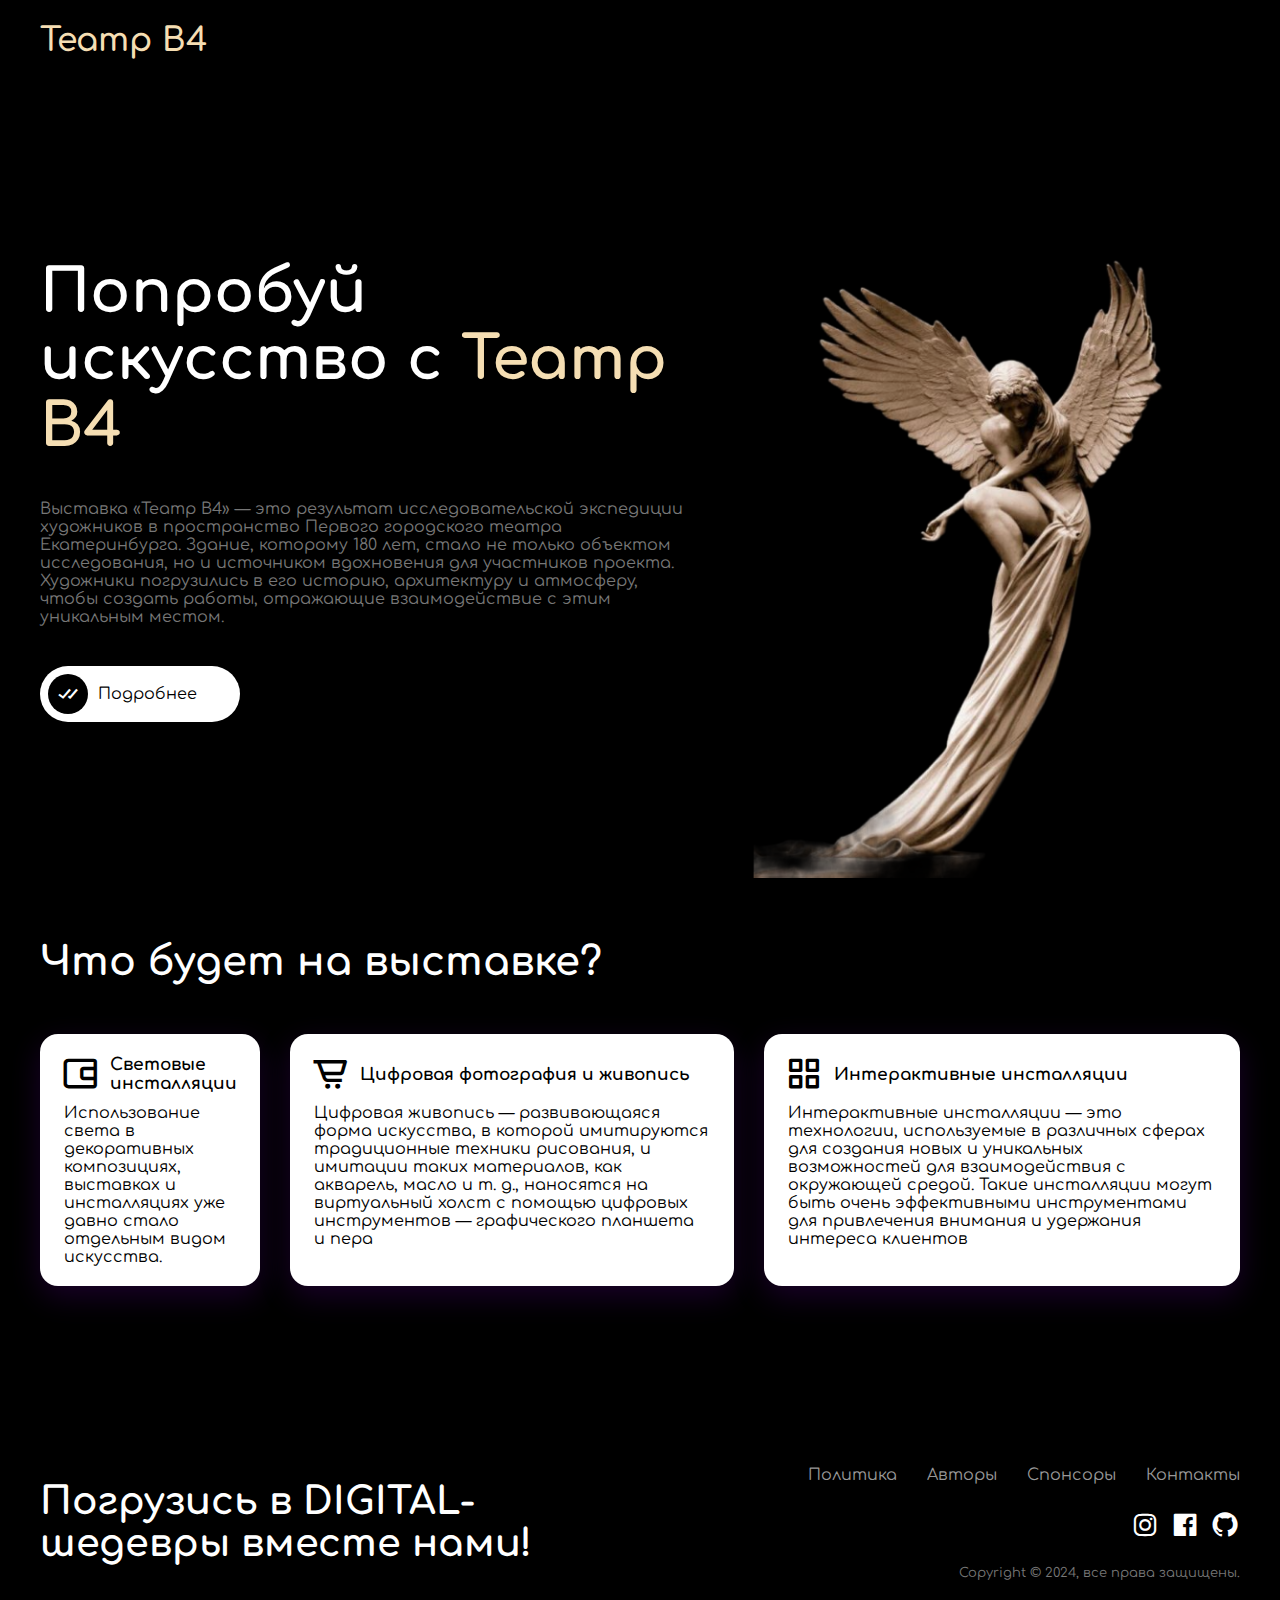
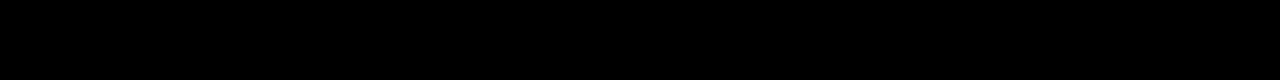
<file: index.html>
<!DOCTYPE html>
<html lang="en">

<head>
    <meta charset="UTF-8">
    <meta name="viewport" content="width=device-width, initial-scale=1.0">
    <link href='https://unpkg.com/boxicons@2.1.4/css/boxicons.min.css' rel='stylesheet'>
    <link rel="stylesheet" href="style.css">
    <title>Театр B4</title>
</head>

<body>

    <nav>
        <a href="#" class="logo">Театр B4</a>
    </nav>

    <header>
        <div class="left">
            <h1>Попробуй искусство с <span>Театр B4</span></h1>
            <p>Выставка «Театр B4» — это результат исследовательской экспедиции художников в пространство Первого городского театра Екатеринбурга. Здание, которому 180 лет, стало не только объектом исследования, но и источником вдохновения для участников проекта. Художники погрузились в его историю, архитектуру и атмосферу, чтобы создать работы, отражающие взаимодействие с этим уникальным местом.</p>
            <a href="signin.html">
                <i class='bx bx-check-double'></i>
                <span>Подробнее</span>
            </a>
        </div>
        <img src="assets/file12.png">
    </header>

    <h2 class="separator">
         Что будет на выставке?
    </h2>

    <div class="sell-nft">
        <div class="item">
            <div class="header">
                <i class='bx bx-wallet-alt'></i>
                <h5>Световые инсталляции</h5>
            </div>
            <p>Использование света в декоративных композициях, выставках и инсталляциях уже давно стало отдельным видом искусства.</p>
        </div>
        <div class="item">
            <div class="header">
                <i class='bx bx-cart-alt'></i>
                <h5>Цифровая фотография и живопись</h5>
            </div>
            <p>Цифровая живопись — развивающаяся форма искусства, в которой имитируются традиционные техники рисования, и имитации таких материалов, как акварель, масло и т. д., наносятся на виртуальный холст с помощью цифровых инструментов — графического планшета и пера<div class=""></div></p>
        </div>
        <div class="item">
            <div class="header">
                <i class='bx bx-grid-alt'></i>
                <h5>Интерактивные инсталляции</h5>
            </div>
            <p>Интерактивные инсталляции — это технологии, используемые в различных сферах для создания новых и уникальных возможностей для взаимодействия с окружающей средой. Такие инсталляции могут быть очень эффективными инструментами для привлечения внимания и удержания интереса клиентов</p>
        </div>
    </div>

    <footer>
        <h3>Погрузись в DIGITAL-шедевры вместе нами!</h3>
        <div class="right">
            <div class="links">
                <a href="#">Политика</a>
                <a href="#">Авторы</a>
                <a href="#">Спонсоры</a>
                <a href="#">Контакты</a>
            </div>
            <div class="social">
                <i class='bx bxl-instagram'></i>
                <i class='bx bxl-facebook-square'></i>
                <i class='bx bxl-github'></i>
            </div>
            <p>Copyright © 2024, все права защищены.</p>
        </div>
    </footer>

</body>

</html>
</file>
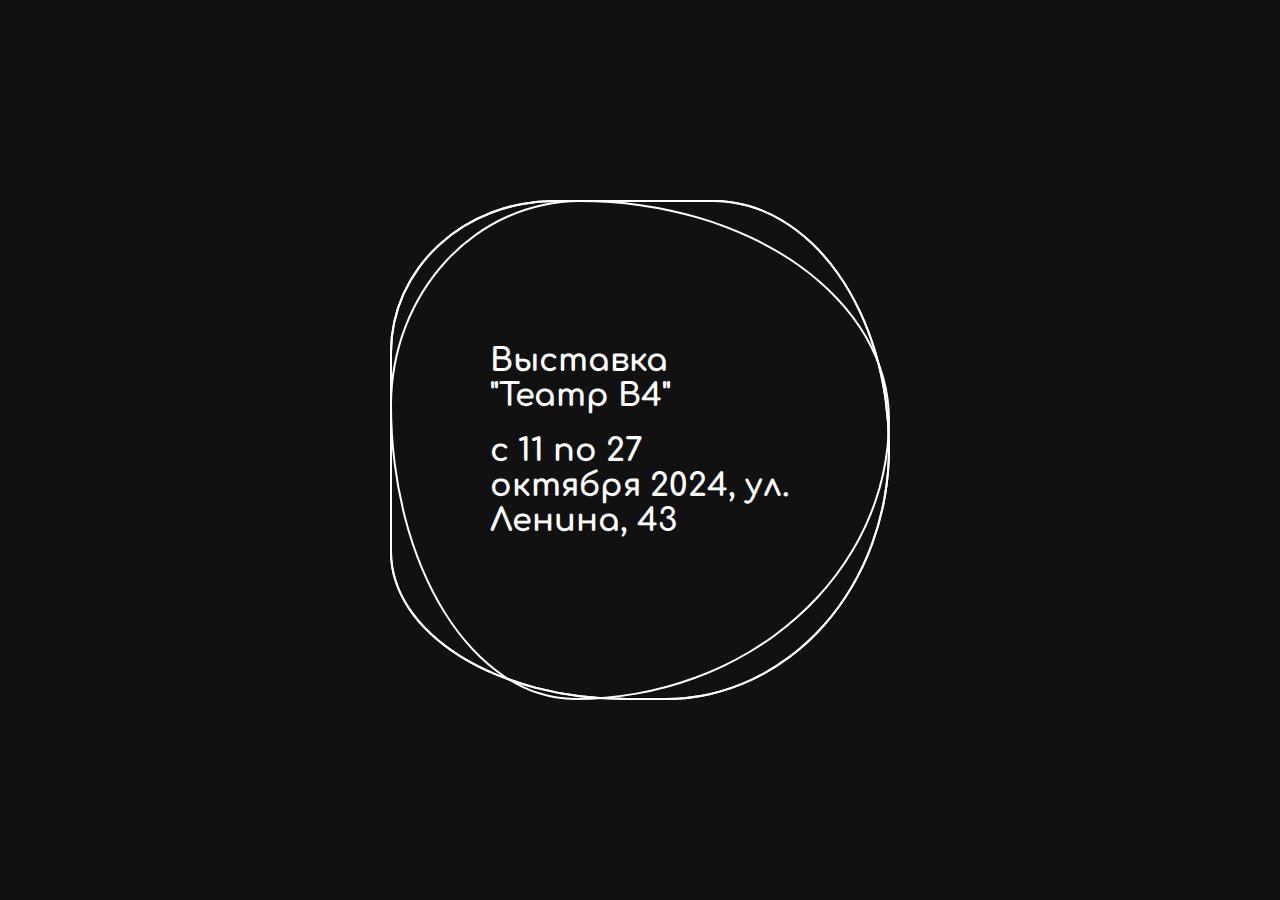
<file: signin.html>
<!DOCTYPE html>
<html lang="en">

<head>
    <meta charset="UTF-8">
    <meta name="viewport" content="width=device-width, initial-scale=1.0">
    <link rel="stylesheet" href="signin.css">
    <title>Театр B4</title>
</head>

<!--ring div starts here-->
<div class="container">
  <div class="container_signup" id="container_signup">
    <div class="ring">
      <i style="--clr:#00ff0a;"></i>
      <i style="--clr:#ff0057;"></i>
      <i style="--clr:#fffd44;"></i>
      <div class="login">
        <h2>Купить билеты на выставку</h2>
        <div class="inputBx">
          <input type="text" placeholder="Email">
        </div>
        <div class="inputBx">
          <input type="password" placeholder="Пароль">
        </div>
        <div class="inputBx">
          <input type="submit" value="Войти">
        </div>
        <div class="links">
          <script>
            function hideDiv1() {
            document.getElementById('container_signin').style.display = 'block';
            document.getElementById('container_signup').style.display = 'none';
            }
          </script>
          <a href="#">Забыли пароль?</a>
          <button type="button" value="Click" onmousedown="hideDiv1()">Зарегистрироваться</button>
        </div>
      </div>
    </div>
  </div>

  <div class="container_signin" id="container_signin">
    <div class="ring">
      <i style="--clr:#00ff0a;"></i>
      <i style="--clr:#ff0057;"></i>
      <i style="--clr:#fffd44;"></i>
      <div class="login">
        <h2>Выставка "Театр В4"</h2> 
        <h2>с 11 по 27 октября 2024, ул. Ленина, 43</h2>
        <div class="links">
          <script>
            function hideDiv2() {
            document.getElementById('container_signin').style.display = 'none';
            document.getElementById('container_signup').style.display = 'block';
            }
          </script>
        </div>
      </div>
    </div>
  </div>
</div>
  <!--ring div ends here-->
</file>
<file: style.css>
@import url('https://fonts.googleapis.com/css2?family=Ubuntu:wght@300;400;500;700&display=swap');
@import url('https://fonts.googleapis.com/css2?family=Comfortaa&family=Montserrat:wght@300;400&display=swap');

*{
    margin: 0;
    padding: 0;
    box-sizing: border-box;
    font-family: 'Comfortaa', sans-serif;
}

a{
    text-decoration: none;
    color: rgb(255, 255, 255);
}

img{
    object-fit: cover;
}

body{
    background-color: rgb(0, 0, 0);
}

nav{
    padding: 0 80px;
    display: flex;
    align-items: center;
    justify-content: space-between;
    height: 80px;
}

nav a.logo{
    font-size: 33px;
    color: wheat;
    font-weight: 600;
}


nav .links a:not(:last-child){
    margin-right: 20px;
}

nav .login button{
    padding: 8px 14px;
    border: none;
    cursor: pointer;
    background-color: transparent;
    color: rgb(255, 255, 255);
}

nav .login button.signup{
    background-color: rgb(255, 255, 255);
    color: #000000;
    border-radius: 4px;
    margin-right: 14px;
}

header{
    padding: 0 80px;
    height: calc(100vh - 80px);
    display: flex;
    align-items: center;
    justify-content: space-between;
}

header .left{
    width: 700px;
}

header .left h1{
    font-size: 80px;
    color: white;
}

header .left h1 span{
    color: wheat;
}

header .left p{
    margin: 40px 0;
    color: #777;
}

header .left a{
    display: flex;
    align-items: center;
    background: white;
    width: 200px;
    padding: 8px;
    border-radius: 60px;
}

header .left a i{
    background-color: #000000;
    font-size: 24px;
    border-radius: 50%;
    padding: 8px;
}

header .left a span{
    color: #000000;
    margin-left: 10px;
}

header img{
    width: 600px;
}

h2.separator{
    padding: 0 80px;
    font-size: 40px;
    margin-top: 40px;
    color: rgb(255, 255, 255);
}

.sell-nft{
    padding: 0 80px;
    margin: 50px 0 80px;
    display: flex;
    justify-content: space-between;
    gap: 30px;
}

.sell-nft .item,
.nft-shop .nft-list .item{
    padding: 20px;
    background: #fff;
    border-radius: 18px;
    box-shadow: 0 10px 30px rgba(83, 0, 134, 0.312);
    transition: all 0.3s ease;
}

.sell-nft .item:hover,
.nft-shop .nft-list .item:hover,
.sellers .item:hover{
    box-shadow: none;
}

.sell-nft .item .header{
    display: flex;
    align-items: center;
    gap: 10px;
}

.sell-nft .item .header i{
    font-size: 40px;
}

.sell-nft .item .header h5{
    font-size: 17px;
}

.sell-nft .item p{
    margin-top: 10px;
    padding: 0 4px;
}

.nft-shop{
    padding: 0 80px;
    margin-top: 30px;
}

.nft-shop .category{
    display: flex;
    gap: 1em;
}

.nft-shop .category a{
    color: #000;
    background-color: wheat;
    padding: 8px 14px;
    font-size: 15px;
    border-radius: 14px;
    transition: all 0.3s ease;
}

.nft-shop .category a:hover{
    color: wheat;
    background-color: #000;
    font-size: 18px;
}

.nft-shop .nft-list{
    padding: 40px 0;
    display: flex;
    justify-content: space-between;
    gap: 20px;
}

.nft-shop .nft-list .item img{
    width: 280px;
    height: 280px;
    border-radius: 18px;
}

.nft-shop .nft-list .item .info{
    display: flex;
    align-items: flex-end;
    justify-content: space-between;
    padding: 12px 0;
    border-bottom: 1px solid #edecec;
}

.nft-shop .nft-list .item .info h5{
    font-size: 18px;
}

.nft-shop .nft-list .item .info .btc{
    margin-top: 10px;
    display: flex;
    align-items: center;
    gap: 5px;
}

.nft-shop .nft-list .item .btc i{
    font-size: 22px;
    color: #304ffe;
}

.nft-shop .nft-list .item .btc p{
    font-size: 12px;
    color: #304ffe;
}

.nft-shop .nft-list .item .info > p{
    font-size: 12px;
    color: #989898;
}

.nft-shop .nft-list .item .bid{
    padding: 14px 0 4px;
    display: flex;
    align-items: center;
    justify-content: space-between;
}

.nft-shop .nft-list .item .bid p,
.nft-shop .nft-list .item .bid a{
    background-color: #edecec;
    padding: 6px 10px;
    font-size: 13px;
    border-radius: 10px;
}

.nft-shop .nft-list .item .bid a{
    color: #304ffe;
    background: transparent;
    font-weight: bold;
    transition: all 0.3s ease;
}

.nft-shop .nft-list .item .bid a:hover{
    color: #fff;
    background-color: #000;
}

.view-more{
    margin: 10px 0 40px;
    display: flex;
    justify-content: center;
}

.view-more button{
    padding: 10px 20px;
    font-size: 16px;
    border: none;
    background: #dfdcdc;
    border-radius: 10px;
    cursor: pointer;
    transition: all 0.3s ease;
}

.view-more button:hover{
    color: #000000;
    background: wheat;
    font-size: 18px;
}

.sellers{
    padding: 0 80px;
    margin: 40px 0 80px;
    display: flex;
    gap: 30px;
}

.sellers .item{
    background: #fff;
    display: flex;
    align-items: center;
    width: 25%;
    gap: 14px;
    padding: 14px;
    border-radius: 18px;
    cursor: pointer;
    box-shadow: 0 10px 30px rgba(0, 0, 0, 0.1);
    transition: all 0.3s ease;
}

.sellers .item img{
    width: 64px;
}

.sellers .item .info p{
    font-size: 14px;
    margin-top: 8px;
}

footer{
    background-color: #000;
    color: #fff;
    padding: 100px 80px;
    display: flex;
    align-items: center;
    justify-content: space-between;
}

footer h3{
    font-size: 48px;
}

footer .right{
    width: 80%;
    display: flex;
    flex-direction: column;
    align-items: flex-end;
    gap: 26px;
}

footer .right .links{
    display: flex;
    gap: 30px;
}

footer .right .links a{
    color: #989898;
    transition: color 0.3s ease;
}

footer .right .links a:hover{
    color: #fff;
}

footer .right .social{
    display: flex;
    align-items: center;
    gap: 10px;
}

footer .right .social i{
    font-size: 30px;
    cursor: pointer;
    transition: color 0.3s ease;
}

footer .right .social i:hover{
    color: #304ffe;
}

footer .right p{
    font-size: 13px;
    color: #777;
}

@media screen and (max-width: 1400px) {
    
    nav,
    header,
    h2.separator,
    .sell-nft,
    .nft-shop,
    .sellers{
        padding: 0 40px;
    }

    header .left h1{
        font-size: 60px;
    }

    header img{
        width: 540px;
    }

    .nft-shop .nft-list .item img{
        width: 220px;
        height: 220px;
    }

    footer{
        padding: 100px 40px;
    }

    footer h3{
        font-size: 38px;
    }

}

@media screen and (max-width: 1200px) {
    
    header .left h1{
        font-size: 48px;
    }

    header img{
        width: 480px;
    }

    h2.separator{
        font-size: 34px;
    }

    .sell-nft .item .header i{
        font-size: 36px;
    }

    .sell-nft .item .header h5{
        font-size: 15px;
    }

    .sell-nft .item p{
        font-size: 13px;
    }

    .nft-shop .nft-list{
        flex-wrap: wrap;
        row-gap: 30px;
    }

    .nft-shop .nft-list .item{
        width: 48%;
    }

    .nft-shop .nft-list .item img{
        width: 100%;
        height: auto;
    }

    .sellers{
        flex-wrap: wrap;
    }

    .sellers .item{
        width: 48%;
    }

    footer .links a{
        font-size: 15px;
    }

}

@media screen and (max-width: 992px) {
    
    nav a.logo{
        font-size: 28px;
    }

    nav .links a{
        font-size: 14px;
    }

    header{
        flex-direction: column-reverse;
        height: auto;
        margin-bottom: 60px;
    }

    header .left{
        width: 100%;
    }

    header img{
        width: 100%;
    }

    .sell-nft{
        flex-wrap: wrap;
        gap: 20px;
    }

    .sell-nft .item{
        width: 48%;
    }

    .sellers{
        gap: 20px;
    }

    footer{
        flex-direction: column;
        padding: 60px 40px;
    }

    footer h3{
        margin-bottom: 40px;
        font-size: 32px;
    }

    footer .right{
        width: 100%;
        align-items: center;
    }

}

@media screen and (max-width: 768px) {
    
    nav,
    header,
    h2.separator,
    .sell-nft,
    .nft-shop,
    .sellers{
        padding: 0 20px;
    }

    nav a.logo{
        display: none;
    }

    nav .links a{
        font-size: 12px;
    }

    nav .login button{
        font-size: 12px;
        padding: 6px 10px;
    }

    header .left h1{
        font-size: 36px;
    }

    header .left p{
        font-size: 14px;
    }

    header .left a{
        padding: 6px;
        width: 160px;
        font-size: 14px;
    }

    header .left a i{
        padding: 6px;
    }

    h2.separator{
        font-size: 30px;
    }

    footer{
        padding: 40px 20px;
    }

}

@media screen and (max-width: 576px) {
    
    header .left a{
        width: 180px;
    }

    header .left h1{
        font-size: 30px;
    }

    .sell-nft .item{
        width: 100%;
    }

    .nft-shop .nft-list .item,
    .sellers .item{
        width: 47%;
    }

    .nft-shop .category a{
        font-size: 13px;
    }

}

@media screen and (max-width: 576px) {
    
    header .left a{
        width: 180px;
    }

    header .left h1{
        font-size: 20px;
    }

    nav {
        display: flex;
        flex-wrap: nowrap;
    }

    nav .links {
        display: flex;
        flex-wrap: wrap;
        margin: auto;
        position: relative;
        text-align: center;
    }

    nav .login a {
        display: none;
    }

    .sell-nft .item{
        width: 100%;
    }

    .nft-shop .category{
        display: flex;
        flex-wrap: wrap;
        gap: 1em;
    }

    .nft-shop .nft-list .item,
    .sellers .item{
        flex-wrap: wrap;
        font-size: 17px;
        width: 47%;
    }
    .sellers {
        padding: 0 5px;
    }

    .nft-shop .category a{
        font-size: 13px;
    }

}
</file>
<file: signin.css>
@import url('https://fonts.googleapis.com/css2?family=Comfortaa&family=Montserrat:wght@300;400&display=swap');

* {
  margin: 0;
  padding: 0;
  box-sizing: border-box;
  font-family: "Comfortaa", sans-serif;
}

body {
  display: flex;
  justify-content: center;
  align-items: center;
  min-height: 100vh;
  background: #111;
  width: 100%;
  overflow: hidden;
}
.container_signin {
  display: block;
}
.container_signup {
  display: none;
}

.ring {
  position: relative;
  width: 500px;
  height: 500px;
  display: flex;
  justify-content: center;
  align-items: center;
}
.ring i {
  position: absolute;
  inset: 0;
  border: 2px solid #fff;
  transition: 0.5s;
}
.ring i:nth-child(1) {
  border-radius: 38% 62% 63% 37% / 41% 44% 56% 59%;
  animation: animate 6s linear infinite;
}
.ring i:nth-child(2) {
  border-radius: 41% 44% 56% 59%/38% 62% 63% 37%;
  animation: animate 4s linear infinite;
}
.ring i:nth-child(3) {
  border-radius: 41% 44% 56% 59%/38% 62% 63% 37%;
  animation: animate2 10s linear infinite;
}
.ring:hover i {
  border: 6px solid var(--clr);
  filter: drop-shadow(0 0 20px var(--clr));
}
@keyframes animate {
  0% {
    transform: rotate(0deg);
  }
  100% {
    transform: rotate(360deg);
  }
}
@keyframes animate2 {
  0% {
    transform: rotate(360deg);
  }
  100% {
    transform: rotate(0deg);
  }
}
.login {
  position: absolute;
  width: 300px;
  height: 100%;
  display: flex;
  justify-content: center;
  align-items: center;
  flex-direction: column;
  gap: 20px;
}
.login h2 {
  font-size: 2em;
  color: #fff;
}
.login .inputBx {
  position: relative;
  width: 100%;
}
.login .inputBx input {
  position: relative;
  width: 100%;
  padding: 12px 20px;
  background: transparent;
  border: 2px solid #fff;
  border-radius: 40px;
  font-size: 1.2em;
  color: #fff;
  box-shadow: none;
  outline: none;
}
.login .inputBx input[type="submit"] {
  width: 100%;
  background: #0078ff;
  background: linear-gradient(45deg, #662b86b0, #248580);
  border: none;
  cursor: pointer;
}
.login .inputBx input::placeholder {
  color: rgba(255, 255, 255, 0.75);
}
.login .links {
  position: relative;
  display: flex;
  align-items: center;
  justify-content: space-between;
}
.login .links a {
  color: #fff;
  text-decoration: none;
}
.login .links button {
  color: #fff;
  text-decoration: none;
  background: none;
  border: none;
  font-size: 16px;
}

@media (min-width: 300px) and (max-width: 600px) {
  .ring {width: 350px; height: 350px;}
  .login {width: 50%; height: 50%;}
  .inputBx {width: 100%; height: 20%;}
  .container {display: flex; align-items: center; font-size: 5px; height: 100vh; overflow: hidden;}
}
</file>
